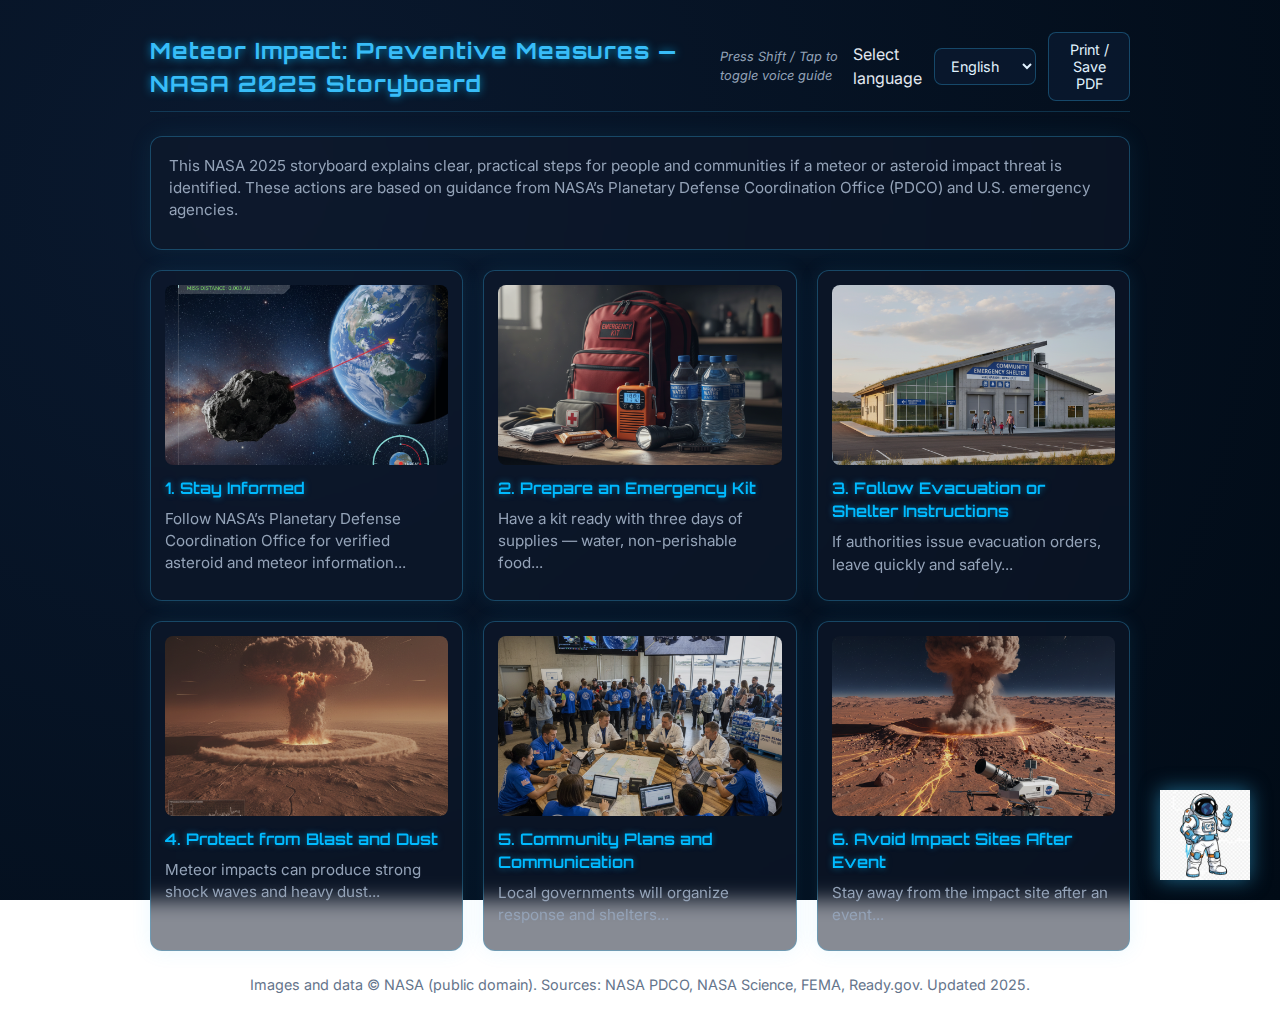
<file: prevntive measures.html>
<!doctype html>
<html lang="en">
<head>
  <meta charset="utf-8" />
  <meta name="viewport" content="width=device-width,initial-scale=1" />
  <title>Meteor Safety Storyboard — NASA 2025 Edition</title>
  <link href="https://fonts.googleapis.com/css2?family=Inter:wght@400;600;700&family=Orbitron:wght@400;700&display=swap" rel="stylesheet">
  <style>
    :root {
      --bg: radial-gradient(circle at 20% 20%, #0a192f 0%, #010b16 100%);
      --card: rgba(15, 23, 42, 0.5);
      --muted: #94a3b8;
      --accent: #00baff;
      --maxw: 980px;
      --border: rgba(56, 189, 248, 0.3);
    }
    * { box-sizing: border-box; }
    body {
      font-family: 'Inter', sans-serif;
      line-height: 1.45;
      color: #e2e8f0;
      background: var(--bg);
      background-attachment: fixed;
      margin: 0;
      padding: 32px;
      display: flex;
      justify-content: center;
      min-height: 100vh;
      position: relative;
      overflow-x: hidden;
    }
    .wrap { width: 100%; max-width: var(--maxw); }
    header {
      display: flex;
      align-items: center;
      justify-content: space-between;
      margin-bottom: 24px;
      border-bottom: 1px solid rgba(56,189,248,0.2);
      padding-bottom: 10px;
    }
    h1 {
      font-family: 'Orbitron', sans-serif;
      font-size: 1.4rem;
      margin: 0;
      color: #38bdf8;
      letter-spacing: 1px;
      text-shadow: 0 0 8px rgba(0,186,255,0.7);
    }
    .controls { display: flex; gap: 12px; align-items: center; }
    select, .btn {
      padding: 8px 12px;
      border-radius: 8px;
      border: 1px solid var(--border);
      background: rgba(10, 25, 47, 0.8);
      color: #e0f2fe;
      font-family: inherit;
      font-size: 0.9rem;
    }
    .btn {
        cursor: pointer;
        transition: all 0.2s ease;
    }
    .btn:hover {
        border-color: var(--accent);
        background: rgba(10, 25, 47, 1);
    }
    select:focus {
      outline: none;
      border-color: var(--accent);
      box-shadow: 0 0 8px var(--accent);
    }
    .key-hint {
        font-size: 0.8rem;
        color: var(--muted);
        font-style: italic;
    }
    .intro {
      background: var(--card);
      backdrop-filter: blur(10px);
      padding: 18px;
      border-radius: 12px;
      border: 1px solid var(--border);
      box-shadow: 0 0 25px rgba(56,189,248,0.08);
      margin-bottom: 20px;
      color: var(--muted);
    }
    .grid {
      display: grid;
      grid-template-columns: repeat(auto-fit, minmax(260px, 1fr));
      gap: 20px;
    }
    .card {
      background: var(--card);
      border: 1px solid var(--border);
      backdrop-filter: blur(10px);
      border-radius: 12px;
      box-shadow: 0 0 20px rgba(56,189,248,0.1);
      display: flex;
      flex-direction: column;
      transition: all 0.3s ease;
      padding: 14px;
      cursor: pointer;
    }
    .card:hover {
      border-color: rgba(56,189,248,0.7);
      box-shadow: 0 0 30px rgba(56,189,248,0.2);
      transform: translateY(-4px);
    }
    .card img {
      width: 100%;
      height: 180px;
      object-fit: cover;
      border-radius: 8px;
      margin-bottom: 12px;
      opacity: 0.9;
    }
    .step {
      font-family: 'Orbitron', sans-serif;
      font-weight: 600;
      color: var(--accent);
      margin-bottom: 8px;
      text-shadow: 0 0 6px rgba(0,186,255,0.5);
    }
    p {
      margin: 0 0 10px 0;
      color: var(--muted);
      font-size: 0.95rem;
    }
    footer {
      margin-top: 24px;
      color: #64748b;
      font-size: 0.9rem;
      text-align: center;
    }
    /* Astronaut NPC */
    .npc {
      position: fixed;
      bottom: 20px;
      right: 30px;
      display: flex;
      align-items: flex-end;
      z-index: 1000;
      transition: opacity 0.4s ease, transform 0.4s ease;
    }
    .npc.hidden {
      opacity: 0;
      transform: scale(0.9);
      pointer-events: none;
    }
    .npc img {
      width: 90px;
      height: auto;
      animation: float 4s ease-in-out infinite;
      filter: drop-shadow(0 0 10px rgba(56,189,248,0.5));
    }
    @keyframes float {
      0%, 100% { transform: translateY(0); }
      50% { transform: translateY(-10px); }
    }
    .speech-bubble {
      background: rgba(15, 23, 42, 0.9);
      border: 1px solid var(--border);
      padding: 12px 16px;
      border-radius: 12px;
      color: #e0f2fe;
      max-width: 260px;
      margin-right: 10px;
      box-shadow: 0 0 15px rgba(56,189,248,0.2);
      font-size: 0.9rem;
      opacity: 0;
      transform: translateY(10px);
      transition: all 0.4s ease;
    }
    .speech-bubble.show {
      opacity: 1;
      transform: translateY(0);
    }
    @media print {
      body { padding: 0; background: white; color: black; }
      header .controls, .npc, .key-hint { display: none; }
      .card img { height: 120px; }
      .card, .intro { background: white; color: black; border: 1px solid #ccc; box-shadow: none; }
    }
  </style>
</head>

<body>
  <div class="wrap" role="main">
    <header>
      <h1 id="title">Meteor Impact: Preventive Measures — NASA 2025 Storyboard</h1>
      <div class="controls">
        <span class="key-hint">Press Shift / Tap to toggle voice guide</span>
        <label for="langSel" class="sr-only">Select language</label>
        <select id="langSel" aria-label="Language selector">
          <option value="en">English</option>
          <option value="es">Español</option>
          <option value="fr">Français</option>
          <option value="hi">हिन्दी</option>
        </select>
        <button class="btn" id="printBtn">Print / Save PDF</button>
      </div>
    </header>

    <section class="intro" id="intro" tabindex="0" aria-labelledby="title">
      <p id="introText">This NASA 2025 storyboard explains clear, practical steps for people and communities if a meteor or asteroid impact threat is identified. These actions are based on guidance from NASA’s Planetary Defense Coordination Office (PDCO) and U.S. emergency agencies.</p>
    </section>

    <section class="grid" id="storyboard">
      <article class="card" id="step-1">
        <img src="asteroid-threat-awareness-nasa.jpg" alt="Asteroid approaching Earth"/>
        <div class="step">1. Stay Informed</div>
        <p id="s1">Follow NASA’s Planetary Defense Coordination Office for verified asteroid and meteor information...</p>
      </article>

      <article class="card" id="step-2">
        <img src="emergency-preparedness-kit.jpg" alt="Emergency preparedness kit"/>
        <div class="step">2. Prepare an Emergency Kit</div>
        <p id="s2">Have a kit ready with three days of supplies — water, non-perishable food...</p>
      </article>

      <article class="card" id="step-3">
        <img src="community-evacuation-shelter.jpg" alt="Community emergency shelter"/>
        <div class="step">3. Follow Evacuation or Shelter Instructions</div>
        <p id="s3">If authorities issue evacuation orders, leave quickly and safely...</p>
      </article>

      <article class="card" id="step-4">
        <img src="nasa-impact-dust-simulation.jpg" alt="Dust and blast effects from asteroid impact"/>
        <div class="step">4. Protect from Blast and Dust</div>
        <p id="s4">Meteor impacts can produce strong shock waves and heavy dust...</p>
      </article>

      <article class="card" id="step-5">
        <img src="nasa-community-response-team.jpg" alt="Community volunteers coordinating response"/>
        <div class="step">5. Community Plans and Communication</div>
        <p id="s5">Local governments will organize response and shelters...</p>
      </article>

      <article class="card" id="step-6">
        <img src="asteroid-impact-site-crater.jpg" alt="Asteroid impact crater"/>
        <div class="step">6. Avoid Impact Sites After Event</div>
        <p id="s6">Stay away from the impact site after an event...</p>
      </article>
    </section>

    <footer>
      <div id="notes">Images and data © NASA (public domain). Sources: NASA PDCO, NASA Science, FEMA, Ready.gov. Updated 2025.</div>
    </footer>
  </div>

  <div class="npc" id="npc">
    <div class="speech-bubble" id="npcSpeech">👩‍🚀 Ready to guide you through NASA’s safety steps!</div>
    <img src="astronaut-character.png" alt="Astronaut character"/>
  </div>

  <script>
    // Print button
    document.getElementById('printBtn').addEventListener('click',()=>window.print());

    // NPC logic
    const npc = document.getElementById('npc');
    const npcSpeech = document.getElementById('npcSpeech');
    const synth = window.speechSynthesis;
    let npcEnabled = true;
    let currentLang = "en";
    let voices = [];

    function loadVoices() { voices = synth.getVoices(); }
    loadVoices();
    if (speechSynthesis.onvoiceschanged !== undefined) {
      speechSynthesis.onvoiceschanged = loadVoices;
    }

    function speak(text){
      if(!npcEnabled) return;
      if(synth.speaking) synth.cancel();
      const utter = new SpeechSynthesisUtterance(text);

      const langMap = { en:"en", es:"es", fr:"fr", hi:"hi" };
      const langCode = langMap[currentLang] || "en";
      utter.lang = langCode;

      const voice = voices.find(v => v.lang.toLowerCase().startsWith(langCode));
      if (voice) utter.voice = voice;

      utter.pitch = 1; utter.rate = 1;
      synth.speak(utter);
    }

    function npcSay(text){
      if(!npcEnabled) return;
      npcSpeech.textContent = "👩‍🚀 " + text;
      npcSpeech.classList.add('show');
      speak(text);
      clearTimeout(npcSpeech.timer);
      npcSpeech.timer = setTimeout(()=>npcSpeech.classList.remove('show'), 9000);
    }

    document.querySelectorAll('.card').forEach(card=>{
      card.addEventListener('mouseenter', ()=>{
        const text = card.querySelector('p').textContent;
        npcSay(text);
      });
      card.addEventListener('focus', ()=>{
        const text = card.querySelector('p').textContent;
        npcSay(text);
      });
    });

    function toggleNPC() {
      npcEnabled = !npcEnabled;
      npc.classList.toggle('hidden', !npcEnabled);
      if(!npcEnabled){
        synth.cancel();
      } else {
        npcSay("NPC reactivated. I'm ready to assist again!");
      }
    }
    document.addEventListener('keydown', e=>{ if(e.key === 'Shift') toggleNPC(); });
    document.addEventListener('touchstart', e=>{ if(e.touches.length === 1){ toggleNPC(); } });

    // ---------------- MULTILANGUAGE ----------------
    const translations = {
      en: {
        title: "Meteor Impact: Preventive Measures — NASA 2025 Storyboard",
        intro: "This NASA 2025 storyboard explains clear, practical steps...",
        s1: "Follow NASA’s Planetary Defense Coordination Office for verified asteroid...",
        s2: "Have a kit ready with three days of supplies...",
        s3: "If authorities issue evacuation orders, leave quickly and safely...",
        s4: "Meteor impacts can produce strong shock waves and heavy dust...",
        s5: "Local governments will organize response and shelters...",
        s6: "Stay away from the impact site after an event..."
      },
      es: {
        title: "Impacto de Meteorito: Medidas Preventivas — NASA 2025 Storyboard",
        intro: "Este guion gráfico de la NASA 2025 explica pasos claros...",
        s1: "Siga la Oficina de Coordinación de Defensa Planetaria de la NASA...",
        s2: "Tenga un kit listo con suministros para tres días...",
        s3: "Si las autoridades emiten órdenes de evacuación...",
        s4: "Los impactos de meteoros pueden producir fuertes ondas de choque...",
        s5: "Los gobiernos locales organizarán la respuesta...",
        s6: "Manténgase alejado del sitio de impacto después de un evento..."
      },
      fr: {
        title: "Impact de Météorite : Mesures Préventives — NASA 2025 Storyboard",
        intro: "Ce storyboard de la NASA 2025 explique des étapes claires...",
        s1: "Suivez le Bureau de coordination de la défense planétaire de la NASA...",
        s2: "Préparez un kit avec trois jours de fournitures...",
        s3: "Si les autorités émettent un ordre d'évacuation...",
        s4: "Les impacts de météores peuvent produire de fortes ondes de choc...",
        s5: "Les gouvernements locaux organiseront la réponse...",
        s6: "Éloignez-vous du site d'impact après un événement..."
      },
      hi: {
        title: "उल्का टकराव: रोकथाम के उपाय — नासा 2025 स्टोरीबोर्ड",
        intro: "यह नासा 2025 स्टोरीबोर्ड स्पष्ट और व्यावहारिक कदम बताता है...",
        s1: "क्षुद्रग्रह और उल्का पिंडों की प्रमाणित जानकारी के लिए...",
        s2: "तीन दिनों का आपूर्ति किट तैयार रखें...",
        s3: "यदि प्राधिकरण निकासी आदेश जारी करते हैं...",
        s4: "उल्का टकराव से तेज़ झटके और भारी धूल उत्पन्न हो सकती है...",
        s5: "स्थानीय सरकारें प्रतिक्रिया और आश्रयों का आयोजन करेंगी...",
        s6: "घटना के बाद प्रभाव स्थल से दूर रहें..."
      }
    };

    const langSel = document.getElementById("langSel");
    langSel.addEventListener("change", () => {
      currentLang = langSel.value;
      const t = translations[currentLang];
      document.getElementById("title").textContent = t.title;
      document.getElementById("introText").textContent = t.intro;
      document.getElementById("s1").textContent = t.s1;
      document.getElementById("s2").textContent = t.s2;
      document.getElementById("s3").textContent = t.s3;
      document.getElementById("s4").textContent = t.s4;
      document.getElementById("s5").textContent = t.s5;
      document.getElementById("s6").textContent = t.s6;
    });
  </script>
</body>
</html>
</file>
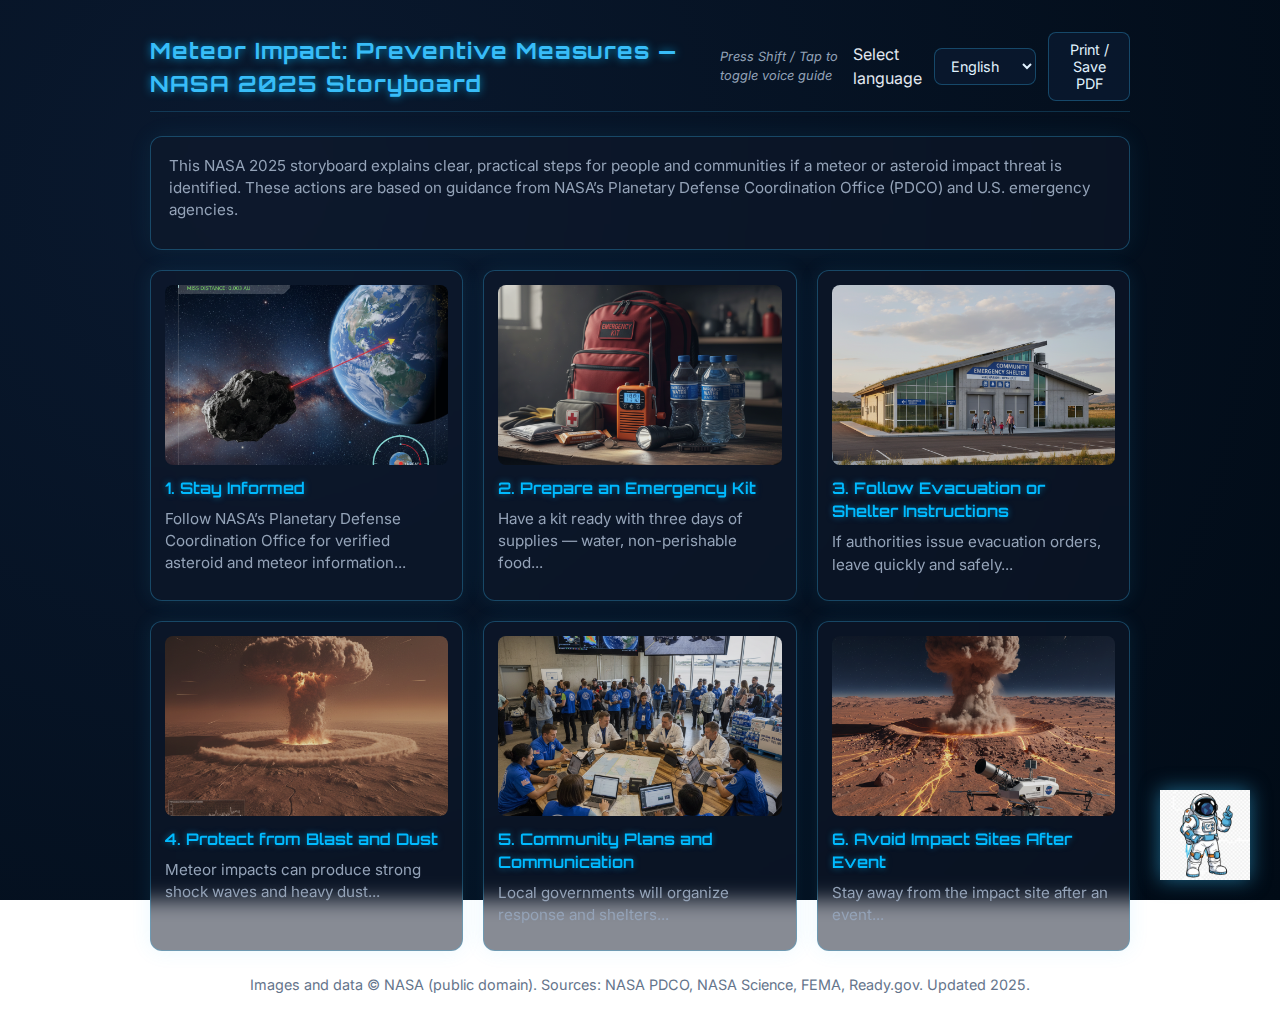
<file: prevntivemeasures.html>
<!doctype html>
<html lang="en">
<head>
  <meta charset="utf-8" />
  <meta name="viewport" content="width=device-width,initial-scale=1" />
  <title>Meteor Safety Storyboard — NASA 2025 Edition</title>
  <link href="https://fonts.googleapis.com/css2?family=Inter:wght@400;600;700&family=Orbitron:wght@400;700&display=swap" rel="stylesheet">
  <style>
    :root {
      --bg: radial-gradient(circle at 20% 20%, #0a192f 0%, #010b16 100%);
      --card: rgba(15, 23, 42, 0.5);
      --muted: #94a3b8;
      --accent: #00baff;
      --maxw: 980px;
      --border: rgba(56, 189, 248, 0.3);
    }
    * { box-sizing: border-box; }
    body {
      font-family: 'Inter', sans-serif;
      line-height: 1.45;
      color: #e2e8f0;
      background: var(--bg);
      background-attachment: fixed;
      margin: 0;
      padding: 32px;
      display: flex;
      justify-content: center;
      min-height: 100vh;
      position: relative;
      overflow-x: hidden;
    }
    .wrap { width: 100%; max-width: var(--maxw); }
    header {
      display: flex;
      align-items: center;
      justify-content: space-between;
      margin-bottom: 24px;
      border-bottom: 1px solid rgba(56,189,248,0.2);
      padding-bottom: 10px;
    }
    h1 {
      font-family: 'Orbitron', sans-serif;
      font-size: 1.4rem;
      margin: 0;
      color: #38bdf8;
      letter-spacing: 1px;
      text-shadow: 0 0 8px rgba(0,186,255,0.7);
    }
    .controls { display: flex; gap: 12px; align-items: center; }
    select, .btn {
      padding: 8px 12px;
      border-radius: 8px;
      border: 1px solid var(--border);
      background: rgba(10, 25, 47, 0.8);
      color: #e0f2fe;
      font-family: inherit;
      font-size: 0.9rem;
    }
    .btn {
        cursor: pointer;
        transition: all 0.2s ease;
    }
    .btn:hover {
        border-color: var(--accent);
        background: rgba(10, 25, 47, 1);
    }
    select:focus {
      outline: none;
      border-color: var(--accent);
      box-shadow: 0 0 8px var(--accent);
    }
    .key-hint {
        font-size: 0.8rem;
        color: var(--muted);
        font-style: italic;
    }
    .intro {
      background: var(--card);
      backdrop-filter: blur(10px);
      padding: 18px;
      border-radius: 12px;
      border: 1px solid var(--border);
      box-shadow: 0 0 25px rgba(56,189,248,0.08);
      margin-bottom: 20px;
      color: var(--muted);
    }
    .grid {
      display: grid;
      grid-template-columns: repeat(auto-fit, minmax(260px, 1fr));
      gap: 20px;
    }
    .card {
      background: var(--card);
      border: 1px solid var(--border);
      backdrop-filter: blur(10px);
      border-radius: 12px;
      box-shadow: 0 0 20px rgba(56,189,248,0.1);
      display: flex;
      flex-direction: column;
      transition: all 0.3s ease;
      padding: 14px;
      cursor: pointer;
    }
    .card:hover {
      border-color: rgba(56,189,248,0.7);
      box-shadow: 0 0 30px rgba(56,189,248,0.2);
      transform: translateY(-4px);
    }
    .card img {
      width: 100%;
      height: 180px;
      object-fit: cover;
      border-radius: 8px;
      margin-bottom: 12px;
      opacity: 0.9;
    }
    .step {
      font-family: 'Orbitron', sans-serif;
      font-weight: 600;
      color: var(--accent);
      margin-bottom: 8px;
      text-shadow: 0 0 6px rgba(0,186,255,0.5);
    }
    p {
      margin: 0 0 10px 0;
      color: var(--muted);
      font-size: 0.95rem;
    }
    footer {
      margin-top: 24px;
      color: #64748b;
      font-size: 0.9rem;
      text-align: center;
    }
    /* Astronaut NPC */
    .npc {
      position: fixed;
      bottom: 20px;
      right: 30px;
      display: flex;
      align-items: flex-end;
      z-index: 1000;
      transition: opacity 0.4s ease, transform 0.4s ease;
    }
    .npc.hidden {
      opacity: 0;
      transform: scale(0.9);
      pointer-events: none;
    }
    .npc img {
      width: 90px;
      height: auto;
      animation: float 4s ease-in-out infinite;
      filter: drop-shadow(0 0 10px rgba(56,189,248,0.5));
    }
    @keyframes float {
      0%, 100% { transform: translateY(0); }
      50% { transform: translateY(-10px); }
    }
    .speech-bubble {
      background: rgba(15, 23, 42, 0.9);
      border: 1px solid var(--border);
      padding: 12px 16px;
      border-radius: 12px;
      color: #e0f2fe;
      max-width: 260px;
      margin-right: 10px;
      box-shadow: 0 0 15px rgba(56,189,248,0.2);
      font-size: 0.9rem;
      opacity: 0;
      transform: translateY(10px);
      transition: all 0.4s ease;
    }
    .speech-bubble.show {
      opacity: 1;
      transform: translateY(0);
    }
    @media print {
      body { padding: 0; background: white; color: black; }
      header .controls, .npc, .key-hint { display: none; }
      .card img { height: 120px; }
      .card, .intro { background: white; color: black; border: 1px solid #ccc; box-shadow: none; }
    }
  </style>
</head>

<body>
  <div class="wrap" role="main">
    <header>
      <h1 id="title">Meteor Impact: Preventive Measures — NASA 2025 Storyboard</h1>
      <div class="controls">
        <span class="key-hint">Press Shift / Tap to toggle voice guide</span>
        <label for="langSel" class="sr-only">Select language</label>
        <select id="langSel" aria-label="Language selector">
          <option value="en">English</option>
          <option value="es">Español</option>
          <option value="fr">Français</option>
          <option value="hi">हिन्दी</option>
        </select>
        <button class="btn" id="printBtn">Print / Save PDF</button>
      </div>
    </header>

    <section class="intro" id="intro" tabindex="0" aria-labelledby="title">
      <p id="introText">This NASA 2025 storyboard explains clear, practical steps for people and communities if a meteor or asteroid impact threat is identified. These actions are based on guidance from NASA’s Planetary Defense Coordination Office (PDCO) and U.S. emergency agencies.</p>
    </section>

    <section class="grid" id="storyboard">
      <article class="card" id="step-1">
        <img src="asteroid-threat-awareness-nasa.jpg" alt="Asteroid approaching Earth"/>
        <div class="step">1. Stay Informed</div>
        <p id="s1">Follow NASA’s Planetary Defense Coordination Office for verified asteroid and meteor information...</p>
      </article>

      <article class="card" id="step-2">
        <img src="emergency-preparedness-kit.jpg" alt="Emergency preparedness kit"/>
        <div class="step">2. Prepare an Emergency Kit</div>
        <p id="s2">Have a kit ready with three days of supplies — water, non-perishable food...</p>
      </article>

      <article class="card" id="step-3">
        <img src="community-evacuation-shelter.jpg" alt="Community emergency shelter"/>
        <div class="step">3. Follow Evacuation or Shelter Instructions</div>
        <p id="s3">If authorities issue evacuation orders, leave quickly and safely...</p>
      </article>

      <article class="card" id="step-4">
        <img src="nasa-impact-dust-simulation.jpg" alt="Dust and blast effects from asteroid impact"/>
        <div class="step">4. Protect from Blast and Dust</div>
        <p id="s4">Meteor impacts can produce strong shock waves and heavy dust...</p>
      </article>

      <article class="card" id="step-5">
        <img src="nasa-community-response-team.jpg" alt="Community volunteers coordinating response"/>
        <div class="step">5. Community Plans and Communication</div>
        <p id="s5">Local governments will organize response and shelters...</p>
      </article>

      <article class="card" id="step-6">
        <img src="asteroid-impact-site-crater.jpg" alt="Asteroid impact crater"/>
        <div class="step">6. Avoid Impact Sites After Event</div>
        <p id="s6">Stay away from the impact site after an event...</p>
      </article>
    </section>

    <footer>
      <div id="notes">Images and data © NASA (public domain). Sources: NASA PDCO, NASA Science, FEMA, Ready.gov. Updated 2025.</div>
    </footer>
  </div>

  <div class="npc" id="npc">
    <div class="speech-bubble" id="npcSpeech">👩‍🚀 Ready to guide you through NASA’s safety steps!</div>
    <img src="astronaut-character.png" alt="Astronaut character"/>
  </div>

  <script>
    // Print button
    document.getElementById('printBtn').addEventListener('click',()=>window.print());

    // NPC logic
    const npc = document.getElementById('npc');
    const npcSpeech = document.getElementById('npcSpeech');
    const synth = window.speechSynthesis;
    let npcEnabled = true;
    let currentLang = "en";
    let voices = [];

    function loadVoices() { voices = synth.getVoices(); }
    loadVoices();
    if (speechSynthesis.onvoiceschanged !== undefined) {
      speechSynthesis.onvoiceschanged = loadVoices;
    }

    function speak(text){
      if(!npcEnabled) return;
      if(synth.speaking) synth.cancel();
      const utter = new SpeechSynthesisUtterance(text);

      const langMap = { en:"en", es:"es", fr:"fr", hi:"hi" };
      const langCode = langMap[currentLang] || "en";
      utter.lang = langCode;

      const voice = voices.find(v => v.lang.toLowerCase().startsWith(langCode));
      if (voice) utter.voice = voice;

      utter.pitch = 1; utter.rate = 1;
      synth.speak(utter);
    }

    function npcSay(text){
      if(!npcEnabled) return;
      npcSpeech.textContent = "👩‍🚀 " + text;
      npcSpeech.classList.add('show');
      speak(text);
      clearTimeout(npcSpeech.timer);
      npcSpeech.timer = setTimeout(()=>npcSpeech.classList.remove('show'), 9000);
    }

    document.querySelectorAll('.card').forEach(card=>{
      card.addEventListener('mouseenter', ()=>{
        const text = card.querySelector('p').textContent;
        npcSay(text);
      });
      card.addEventListener('focus', ()=>{
        const text = card.querySelector('p').textContent;
        npcSay(text);
      });
    });

    function toggleNPC() {
      npcEnabled = !npcEnabled;
      npc.classList.toggle('hidden', !npcEnabled);
      if(!npcEnabled){
        synth.cancel();
      } else {
        npcSay("NPC reactivated. I'm ready to assist again!");
      }
    }
    document.addEventListener('keydown', e=>{ if(e.key === 'Shift') toggleNPC(); });
    document.addEventListener('touchstart', e=>{ if(e.touches.length === 1){ toggleNPC(); } });

    // ---------------- MULTILANGUAGE ----------------
    const translations = {
      en: {
        title: "Meteor Impact: Preventive Measures — NASA 2025 Storyboard",
        intro: "This NASA 2025 storyboard explains clear, practical steps...",
        s1: "Follow NASA’s Planetary Defense Coordination Office for verified asteroid...",
        s2: "Have a kit ready with three days of supplies...",
        s3: "If authorities issue evacuation orders, leave quickly and safely...",
        s4: "Meteor impacts can produce strong shock waves and heavy dust...",
        s5: "Local governments will organize response and shelters...",
        s6: "Stay away from the impact site after an event..."
      },
      es: {
        title: "Impacto de Meteorito: Medidas Preventivas — NASA 2025 Storyboard",
        intro: "Este guion gráfico de la NASA 2025 explica pasos claros...",
        s1: "Siga la Oficina de Coordinación de Defensa Planetaria de la NASA...",
        s2: "Tenga un kit listo con suministros para tres días...",
        s3: "Si las autoridades emiten órdenes de evacuación...",
        s4: "Los impactos de meteoros pueden producir fuertes ondas de choque...",
        s5: "Los gobiernos locales organizarán la respuesta...",
        s6: "Manténgase alejado del sitio de impacto después de un evento..."
      },
      fr: {
        title: "Impact de Météorite : Mesures Préventives — NASA 2025 Storyboard",
        intro: "Ce storyboard de la NASA 2025 explique des étapes claires...",
        s1: "Suivez le Bureau de coordination de la défense planétaire de la NASA...",
        s2: "Préparez un kit avec trois jours de fournitures...",
        s3: "Si les autorités émettent un ordre d'évacuation...",
        s4: "Les impacts de météores peuvent produire de fortes ondes de choc...",
        s5: "Les gouvernements locaux organiseront la réponse...",
        s6: "Éloignez-vous du site d'impact après un événement..."
      },
      hi: {
        title: "उल्का टकराव: रोकथाम के उपाय — नासा 2025 स्टोरीबोर्ड",
        intro: "यह नासा 2025 स्टोरीबोर्ड स्पष्ट और व्यावहारिक कदम बताता है...",
        s1: "क्षुद्रग्रह और उल्का पिंडों की प्रमाणित जानकारी के लिए...",
        s2: "तीन दिनों का आपूर्ति किट तैयार रखें...",
        s3: "यदि प्राधिकरण निकासी आदेश जारी करते हैं...",
        s4: "उल्का टकराव से तेज़ झटके और भारी धूल उत्पन्न हो सकती है...",
        s5: "स्थानीय सरकारें प्रतिक्रिया और आश्रयों का आयोजन करेंगी...",
        s6: "घटना के बाद प्रभाव स्थल से दूर रहें..."
      }
    };

    const langSel = document.getElementById("langSel");
    langSel.addEventListener("change", () => {
      currentLang = langSel.value;
      const t = translations[currentLang];
      document.getElementById("title").textContent = t.title;
      document.getElementById("introText").textContent = t.intro;
      document.getElementById("s1").textContent = t.s1;
      document.getElementById("s2").textContent = t.s2;
      document.getElementById("s3").textContent = t.s3;
      document.getElementById("s4").textContent = t.s4;
      document.getElementById("s5").textContent = t.s5;
      document.getElementById("s6").textContent = t.s6;
    });
  </script>
</body>
</html>
</file>
